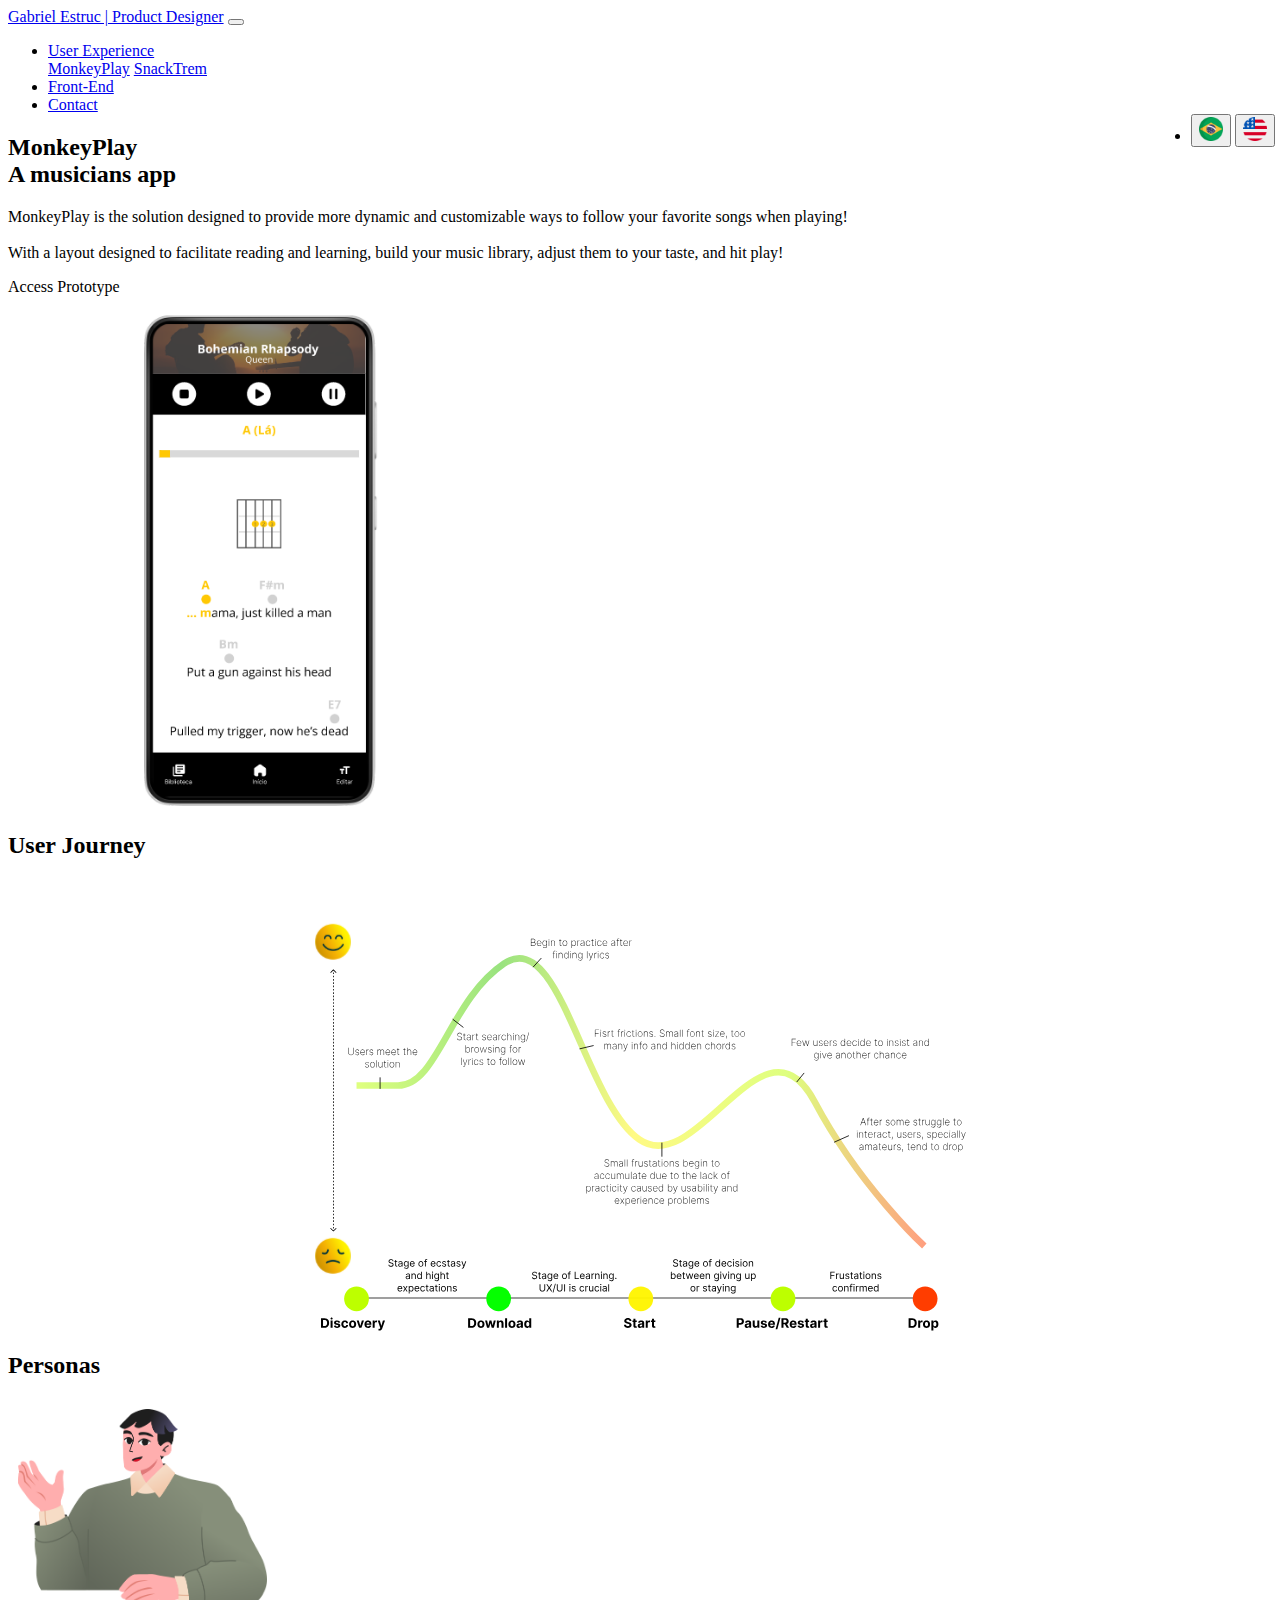
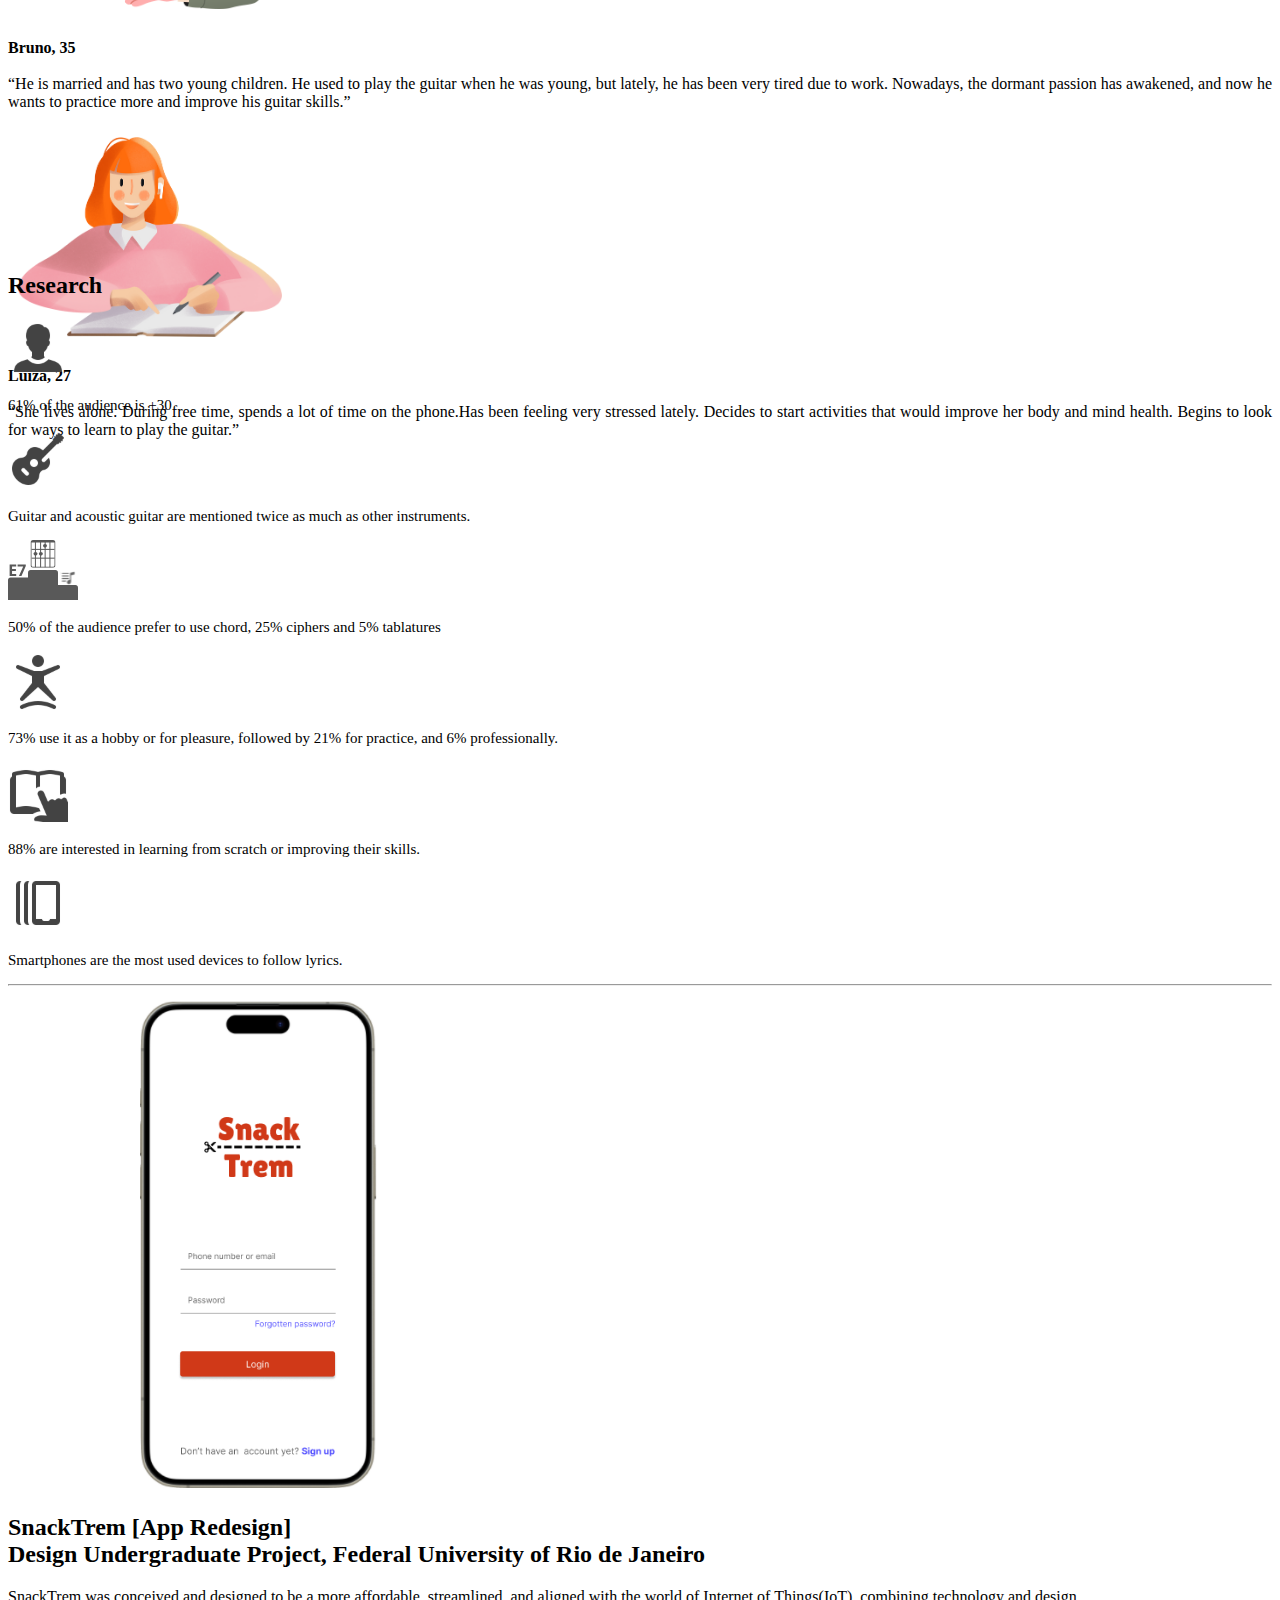
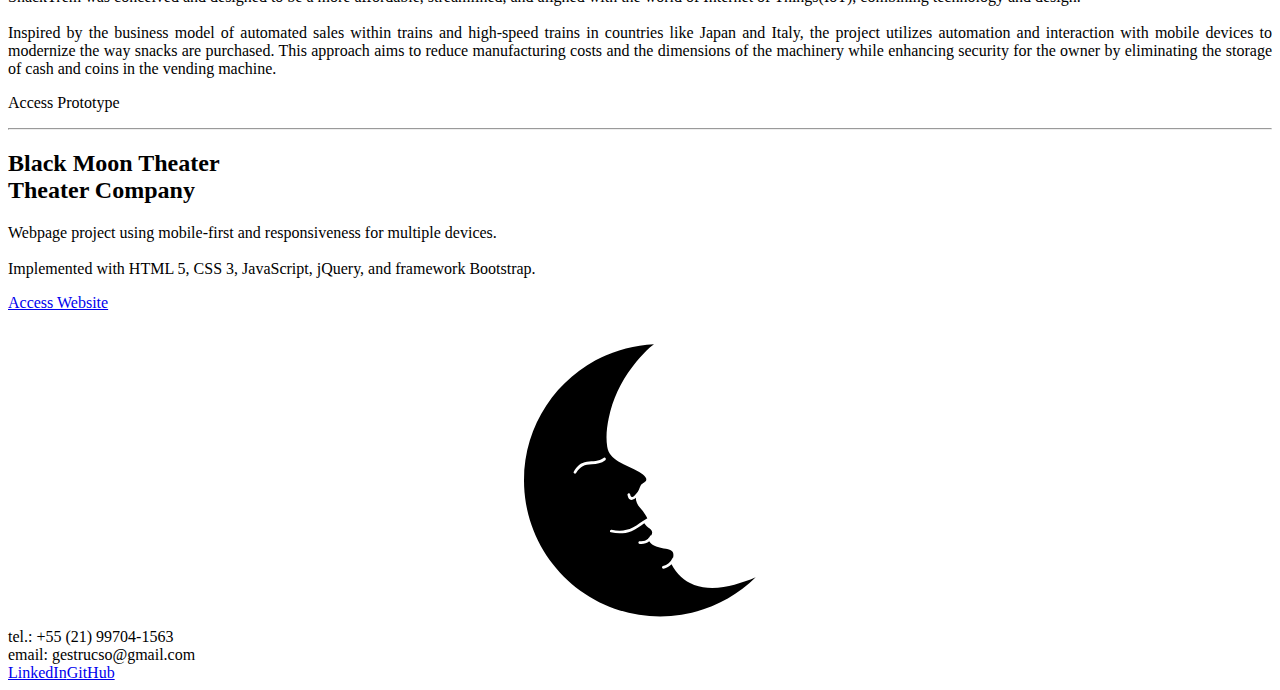
<file: index.html>
<!doctype html>
<html lang="en" data-bs-theme="auto" id="monkeyplay">
<head>
<meta charset="utf-8">
<meta name="viewport" content="width=device-width, initial-scale=1">
<meta name="description" content="Passionate by problem solving with a background in data analysis and users
behavior research.">
<meta property="og:image" itemprop="image" content="imagens/portfolio.jpeg">
<title>Gabriel Estruc | Portfólio</title>
<script type="text/javascript" src="json/conteudo.json"></script>
<script type="text/javascript" src="js/index.js"></script>
<script src="https://code.jquery.com/jquery-3.2.1.slim.min.js" integrity="sha384-KJ3o2DKtIkvYIK3UENzmM7KCkRr/rE9/Qpg6aAZGJwFDMVNA/GpGFF93hXpG5KkN" crossorigin="anonymous"></script>
<script src="https://cdn.jsdelivr.net/npm/popper.js@1.12.9/dist/umd/popper.min.js" integrity="sha384-ApNbgh9B+Y1QKtv3Rn7W3mgPxhU9K/ScQsAP7hUibX39j7fakFPskvXusvfa0b4Q" crossorigin="anonymous"></script>
<script src="https://cdn.jsdelivr.net/npm/bootstrap@4.0.0/dist/js/bootstrap.min.js" integrity="sha384-JZR6Spejh4U02d8jOt6vLEHfe/JQGiRRSQQxSfFWpi1MquVdAyjUar5+76PVCmYl" crossorigin="anonymous"></script>
<link rel="shortcut icon" type="image/x-icon" href="imagens/logoico.ico">
<link rel="stylesheet" href="https://cdn.jsdelivr.net/npm/bootstrap@5.3.2/dist/css/bootstrap.min.css" integrity="sha384-T3c6CoIi6uLrA9TneNEoa7RxnatzjcDSCmG1MXxSR1GAsXEV/Dwwykc2MPK8M2HN" crossorigin="anonymous">
<link rel="stylesheet" href="css/index.css">
</head>
<body onload="loadLang()" onresize="resizeIMG()">
  <!-- MENU DE NAVEGAÇÃO -->
  <header data-bs-theme="dark">
    <nav class="navbar-expand-lg navbar navbar-dark bg-dark fixed-top p-2">
      <a class="navbar-brand" href="https://www.linkedin.com/in/gabriel-estruc/" target="_blank"> Gabriel Estruc | Product Designer</a>
      <button class="navbar-toggler" type="button" data-toggle="collapse" data-target="#navbarNavDropdown" aria-controls="navbarNavDropdown" aria-expanded="false" aria-label="Toggle navigation">
        <span class="navbar-toggler-icon"></span>
      </button>
      <div class="collapse navbar-collapse" id="navbarNavDropdown">
        <ul class="navbar-nav">
          <li class="nav-item dropdown">
            <a class="nav-link dropdown-toggle" href="#" id="navbarDropdownMenuLink" data-toggle="dropdown" aria-haspopup="true" aria-expanded="false">
              User Experience
            </a>
            <div class="dropdown-menu bg-dark" aria-labelledby="navbarDropdownMenuLink">
              <a class="dropdown-item" href="#monkeyplay">MonkeyPlay</a>
              <a class="dropdown-item" href="#snacktrem">SnackTrem</a>
            </div>
          </li>
          <li class="nav-item">
            <a class="nav-link" href="#front">Front-End</a>
          </li>
          <li class="nav-item">
            <a class="nav-link" href="#contato" id="#0"></a>
          </li>
           <li class="translate text-end ">
             <button id="btnpt" type="button" class="btn btn-dark"  data-bs-toggle="button" aria-pressed="true" onclick="traduzirPT()">
               <img src="imagens/br.png" height="24px" alt="PT">
             </button>
            <button id="btnen" type="button" class="btn btn-dark"  data-bs-toggle="button" onclick="traduzirEN()">
              <img src="imagens/en.png" height="24px" alt="EN">
            </button>
          </li>
        </ul>
      </div>
    </nav>
  </header>
  <main>
    <div class="container marketing my-md-4">
      <!-- SEÇÃO UX -->
      <div class="row featurette py-5">
        <div class="col-md-12 col-lg-6 py-4">
          <h2 class="text-body-primary" id="title">MonkeyPlay<span class="text-body-secondary" id="#1"></span></h2>
          <p class="lead py-2" id="#2"></p>
          <p><a class="btn btn-warning" onclick="abrirPrototipoMonkey()" id="#3"></a></p>
        </div>
        <div id="protMonkey" class="col-md-12 col-lg-6 order-md-1 py-4">
         <div class="tela" id="tela"></div>
       </div>
     </div>
     
     <!-- CARROSSEL UX - MONKEYPLAY -->
     <div class="row featurette">
      <div id="carouselExampleControls" class="carousel slide" data-ride="carousel" pause="hover" data-interval="60000">
        <div class="carousel-inner">
          <div class="carousel-item active">
            <h2 class="text-body-secondary text-center" id="#6"></h2>
            <img class="jornada d-block mx-auto img-fluid max-width-100"  src="imagens/jornada.svg" alt="jornada" id="journey">
          </div>
          <div class="carousel-item">
            <h2 class="text-body-secondary text-center">Personas</h2>
            <div class="row">
            <div class="card border-0 text-center col-md-6 col-sm-12">
          <div class="card-body">
            <img class="persona" src="imagens/persona_m.png" alt="persona_m">

          <p class="text-center lead py-2"  id="#4"></p>
          </div>
          </div>
          <div class="card border-0 text-center col-md-6 col-sm-12">
          <div class="card-body">
            <img class="persona" src="imagens/persona_f.png" alt="persona_f">
            <p class="text-center lead py-2" id="#5"></p>
          </div>
        </div>
      </div>
          </div>
        </div>
        <a class="carousel-control-prev" href="#carouselExampleControls" role="button" data-slide="prev">
          <span class="carousel-control-prev-icon" aria-hidden="true"></span>
        </a>
        <a class="carousel-control-next" href="#carouselExampleControls" role="button" data-slide="next">
          <span class="carousel-control-next-icon" aria-hidden="true"></span>
        </a>
      </div>
      <!-- DADOS DIVIDIDOS EM 5 COLUNAS EM CARDS UX - MONKEYPLAY -->
      <div class="row featurette mx-auto my-4">
        <h2 class="text-body-secondary text-center py-5" id="#7"></h2>
        <div class="col-sm col-md-4 col-lg-2">
         <div class="card border-0 text-center">
          <div class="card-body">
            <img class="card-img-top" src="imagens/Account.svg" alt="Card image cap">
            <p class="text-center lead py-2" style="font-size: 15px;" id="#8"></p>
          </div>
        </div>
      </div>
      <div class="col-sm col-md-4 col-lg-2">
        <div class="card border-0 text-center">
          <div class="card-body">
            <img class="card-img-top" src="imagens/Guitar.svg" alt="Card image cap">
            <p class="text-center lead py-2"  style="font-size: 15px;" id="#9"></p>
          </div>
        </div>
      </div>
      <div class="col-sm col-md-4 col-lg-2">
        <div class="card border-0 text-center">
          <div class="card-body">
            <img class="card-img-top" src="imagens/chords.svg" alt="Card image cap">
            <p class="text-center lead py-2"  style="font-size: 15px;" id="#19"></p>
          </div>
        </div>
      </div>
      <div class="col-sm col-md-4 col-lg-2">
        <div class="card border-0 text-center">
          <div class="card-body">
           <img class="card-img-top" src="imagens/Jump.svg" alt="Card image cap">
           <p class="text-center lead py-2" style="font-size: 15px;" id="#10"></p>
         </div>
       </div>
     </div>
     <div class="col-sm col-md-4 col-lg-2">
      <div class="card border-0 text-center">
        <div class="card-body">
          <img class="card-img-top" src="imagens/Book.svg" alt="Card image cap">
          <p class="text-center lead py-2"  style="font-size: 15px;" id="#11"></p>
        </div>
      </div>
    </div>
    <div class="col-sm col-md-4 col-lg-2">
      <div class="card border-0 text-center w-20">
        <div class="card-body">
          <img class="card-img-top" src="imagens/Smartphones.svg" alt="Card image cap">
          <p class="text-center lead py-2"  style="font-size: 15px;" id="#12"></p>
        </div>
      </div>
    </div>
  </div>
  <div class="container marketing">
   <hr class="featurette-divider" id="snacktrem">
   <!-- SEÇÃO UX - SNACKTREM -->
   <div class="row featurette py-5">
    <div id="protSnack" class="col-md-12 col-lg-6 order-md-1">
     <div id="tela2" class="tela2 bd-placeholder-img bd-placeholder-img-lg featurette-image mx-auto"></div>
    </div>
   <div class="col-md-12 col-lg-6">
    <h2 class="text-body-primary">SnackTrem [App Redesign]<span class="text-body-secondary" id="#13" ></span></h2>
    <p class="lead py-2" id="#14"></p>
    <p><a class="btn btn-warning" onclick="abrirPrototipoSnack()" id="#18"></a></p>
  </div>
</div>
<hr class="featurette-divider" id="front">
<!-- SEÇÃO FRONT-END -->
<div class="row featurette ">
  <div class="col-md-12 col-lg-6 order-md-2 py-5">
    <h2 class="text-body-primary text-md-start text-lg-end">Black Moon Theater<span class="text-body-secondary" id="#15"></span></h2>
    <p class="lead" id="#16"></p>
    <p class="text-md-start text-lg-end"><a class="btn btn-warning" href="https://gabrielestruc.com/bmt/bmt_home.html" target="_blank" id="#17"></a></p></div>
    <div class="col-md-12 col-lg-6 order-md-1">
     <div class="site bd-placeholder-img bd-placeholder-img-lg featurette-image my-5 mx-auto"></div>
   </div>
 </div>
</main>
 <!-- FOOTER - CONTATOS -->
<footer class="h-auto bg-dark py-3 mx-auto justify-content-around row text-white w-100" id="contato">
   <div class="col-lg-6 col-md-6 col-sm-12 text-center p-2">tel.: +55 (21) 99704-1563<br>email: gestrucso@gmail.com</div>
   <div class="col-lg-6 col-md-6 col-sm-12 text-center p-2">
    <a class="btn btn-primary mx-1" href="https://www.linkedin.com/in/gabriel-estruc/" target="_blank">LinkedIn</a><a class="btn btn-light mx-1" href="https://github.com/GabrielEstruc" target="_blank">GitHub</a>
  </div>
</footer>
</body>
</html>
</file>
<file: css/index.css>
/*FOLHA DE ESTILO*/

  html{
   scroll-behavior: smooth;
 }

img{
  max-height: 500px;
  width: 100%;
}
iframe{
  width: 100%;
  height: 650px;
  margin: 0px auto;
}

.translate{
    position: fixed;
    right: 5px;
  }

  .carousel-item{
    height: 500px;
  }

.persona{
  height: 200px;
  width: auto;
  padding: 10px;
}

.card-img-top{
  height: 60px;
  width: auto;
}

.tela{
  width: 500px;
  height: 500px;
  background-image: url("../imagens/tela.png");
  background-size: contain;
  background-repeat: no-repeat;
  background-position: center;
}

.tela2{
  width: 500px;
  height: 500px;
  background-image: url("../imagens/snacktrem.png");
  background-size: contain;
  background-repeat: no-repeat;
  background-position: center;
}
.site{
  height: 300px;
  background-image: url("../imagens/moon.svg");
  background-size: contain;
  background-repeat: no-repeat;
  background-position: center;
}

@keyframes color-change {
  0% { color: #fff; }
  50% { color: #000; }
  100% { color: #fff; }
  }

.carousel-control-next-icon, .carousel-control-prev-icon{
  background-color: #000;
  opacity: 30%;
}

p{
  text-align: justify;
}
.bd-placeholder-img {
  font-size: 1.125rem;
  text-anchor: middle;
  -webkit-user-select: none;
  -moz-user-select: none;
  user-select: none;
}


/*ESTILO A PARTIR DE TELA MÉDIA*/
@media (max-width: 991px){

   .translate{
    position: relative !important;
  }
  
  .site, .tela, .tela2{
    display: none;
  }
}

/*ESTILO A PARTIR DE TELA PEQUENA*/
@media (max-width: 768px){

  p{
    font-size: 18px !important;
  }
  
  .btn-warning{
      padding: 10px;
      margin-top: 5px;
      width: 100%;
  }
  #website{
    text-align: left !important;
  }
  .carousel-item{
    height: auto !important;
  }
 
  
}
</file>
